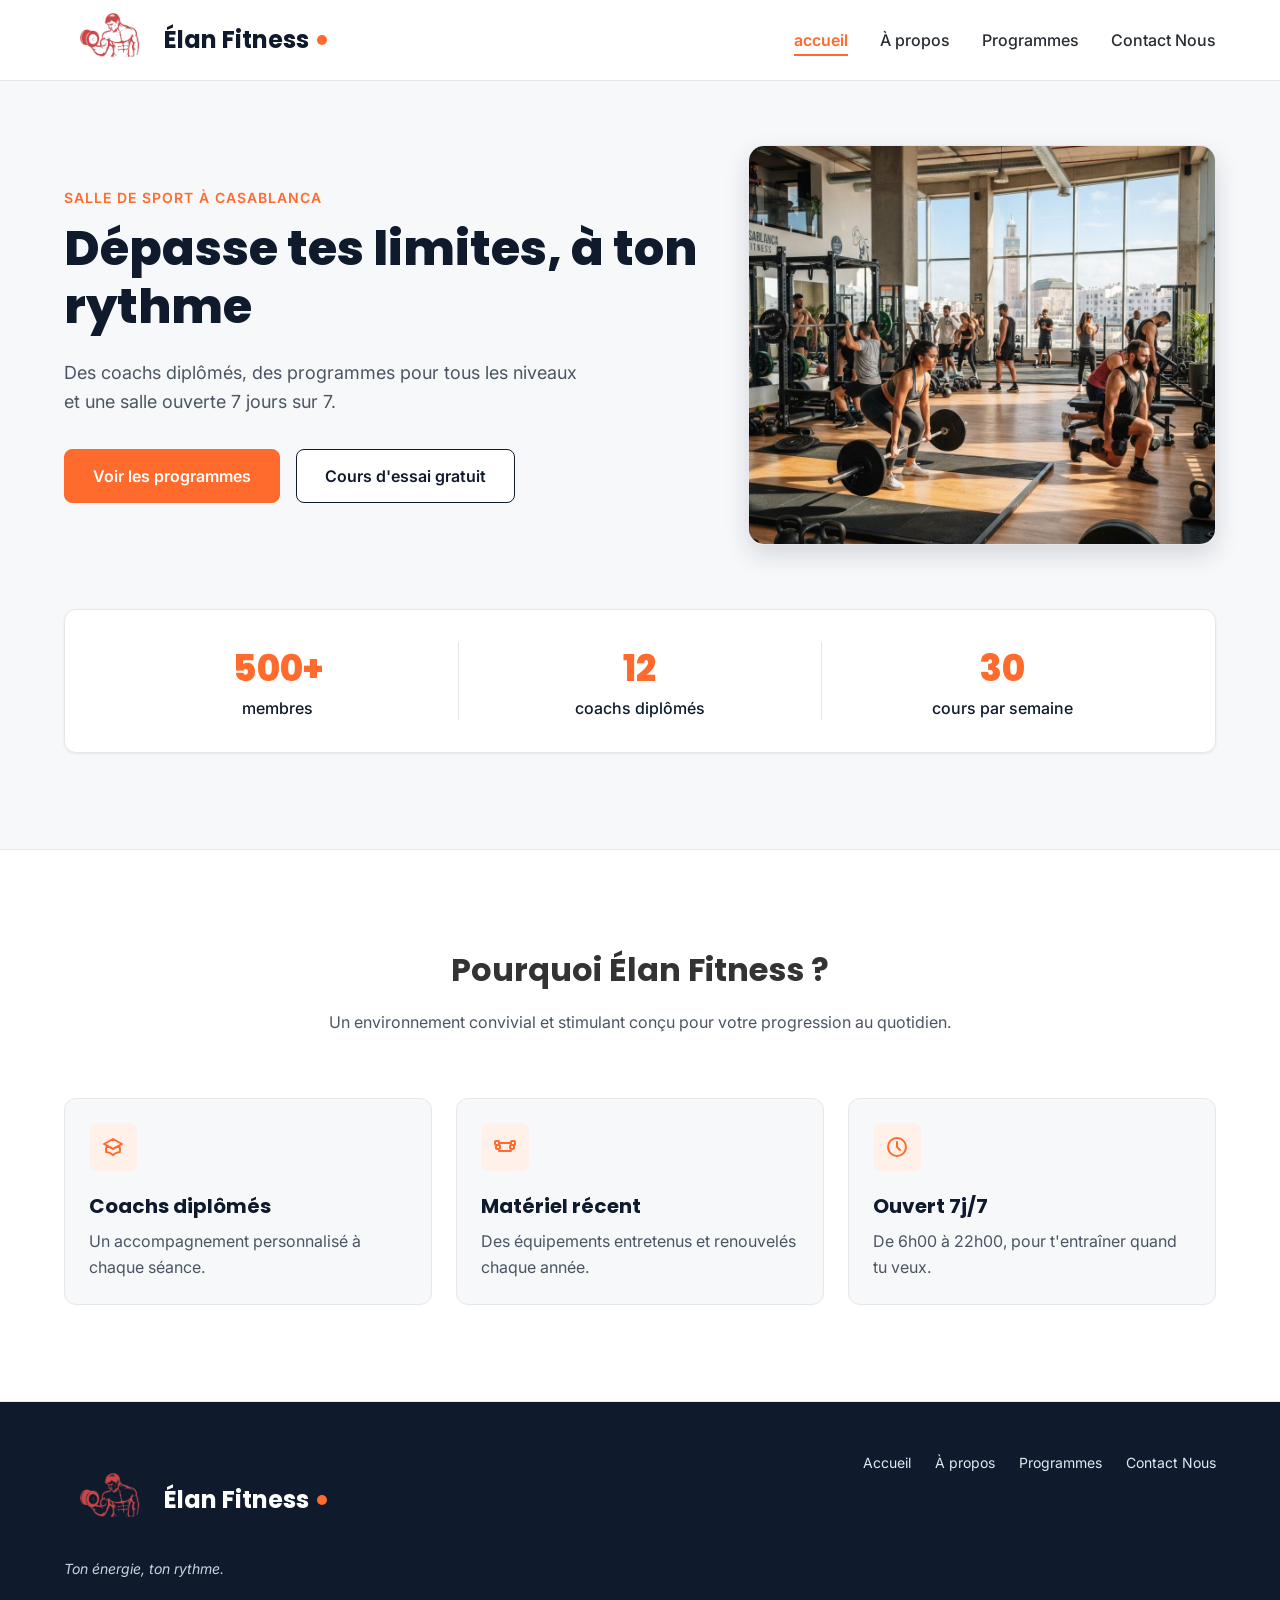
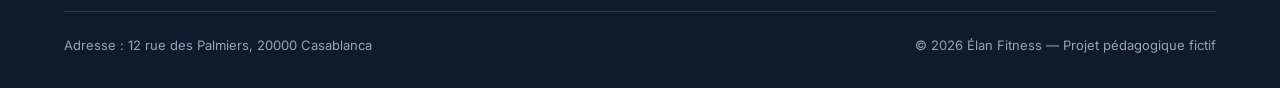
<file: index.html>
<!DOCTYPE html>
<html lang="fr">
<head>
  <meta charset="UTF-8">
  <meta name="viewport" content="width=device-width, initial-scale=1">
  <meta name="description" content="Élan Fitness, salle de sport à Casablanca : musculation, yoga, cardio et boxe fitness avec des coachs diplômés. Réservez votre cours d'essai gratuit.">
  <title>Élan Fitness | Salle de sport à Casablanca</title>

  <link rel="preconnect" href="https://fonts.googleapis.com">
  <link rel="preconnect" href="https://fonts.gstatic.com" crossorigin>
  <link href="https://fonts.googleapis.com/css2?family=Inter:wght@400;500;600&family=Poppins:wght@600;700;800&display=swap" rel="stylesheet">

  <link rel="stylesheet" href="style.css">
</head>

<body>

  <header class="en-tete">
    <div class="conteneur en-tete-contenu">
      <a href="index.html" class="logo"><img src="img/fitnesse.png" alt="" class=" musculation logo">Élan Fitness</a>

      <nav aria-label="Navigation principale">
        <ul class="menu">
          <li><a href="index.html" class="lien-actif">accueil</a></li>
          <li><a href="index2.html">À propos</a></li>
          <li><a href="index3.html">Programmes</a></li>
          <li><a href="contact.html">Contact Nous</a></li>
        </ul>
      </nav>
    </div>
  </header>

  <main>

    <section id="accueil" class="hero">
      <div class="conteneur">

        <div class="hero-contenu">
          <div class="hero-texte">
            <p class="sur-titre">Salle de sport à Casablanca</p>
            <h1>Dépasse tes limites, à ton rythme</h1>
            <p class="hero-description">
              Des coachs diplômés, des programmes pour tous les niveaux et une salle ouverte 7 jours sur 7.
            </p>
            <div class="boutons">
              <a href="index3.html" class="bouton bouton-principal">Voir les programmes</a>
              <a href="contact.html" class="bouton bouton-secondaire">Cours d'essai gratuit</a>
            </div>
          </div>

          <img class="hero-image" src="img/hero.jpg" alt="Des personnes s'entraînent dans une salle de sport lumineuse à Casablanca">
        </div>

        <div class="chiffres">
          <div class="chiffre">
            <p class="chiffre-nombre">500+</p>
            <p>membres</p>
          </div>
          <div class="chiffre">
            <p class="chiffre-nombre">12</p>
            <p>coachs diplômés</p>
          </div>
          <div class="chiffre">
            <p class="chiffre-nombre">30</p>
            <p>cours par semaine</p>
          </div>
        </div>

      </div>
    </section>

    <section class="section section-blanche">
      <div class="conteneur">

        <div class="section-titre">
          <h2>Pourquoi Élan Fitness ?</h2>
          <p>Un environnement convivial et stimulant conçu pour votre progression au quotidien.</p>
        </div>

        <div class="cartes">
          <article class="carte carte-avantage">
            <div class="icone"><img src="img/icone-coach.svg" alt=""></div>
            <h3>Coachs diplômés</h3>
            <p>Un accompagnement personnalisé à chaque séance.</p>
          </article>

          <article class="carte carte-avantage">
            <div class="icone"><img src="img/icone-materiel.svg" alt=""></div>
            <h3>Matériel récent</h3>
            <p>Des équipements entretenus et renouvelés chaque année.</p>
          </article>

          <article class="carte carte-avantage">
            <div class="icone"><img src="img/icone-horloge.svg" alt=""></div>
            <h3>Ouvert 7j/7</h3>
            <p>De 6h00 à 22h00, pour t'entraîner quand tu veux.</p>
          </article>
        </div>

      </div>
    </section>
    
  <footer class="pied-de-page">
    <div class="conteneur">

      <div class="pied-haut">
        <div>
          <p class="logo logo-clair"><img src="img/fitnesse.png" alt="" class=" musculation logo">Élan Fitness</p>
          <p class="slogan">Ton énergie, ton rythme.</p>
        </div>

        <nav aria-label="Navigation du pied de page">
          <ul class="menu menu-pied">
            <li><a href="index.html">Accueil</a></li>
            <li><a href="index2.html">À propos</a></li>
            <li><a href="index3.html">Programmes</a></li>
            <li><a href="contact.html">Contact Nous</a></li>
          </ul>
        </nav>
      </div>

      <div class="pied-bas">
        <p>Adresse : 12 rue des Palmiers, 20000 Casablanca</p>
        <p>&copy; 2026 Élan Fitness — Projet pédagogique fictif</p>
      </div>

    </div>
  </footer>
  </main>
</body>
</html>
</file>
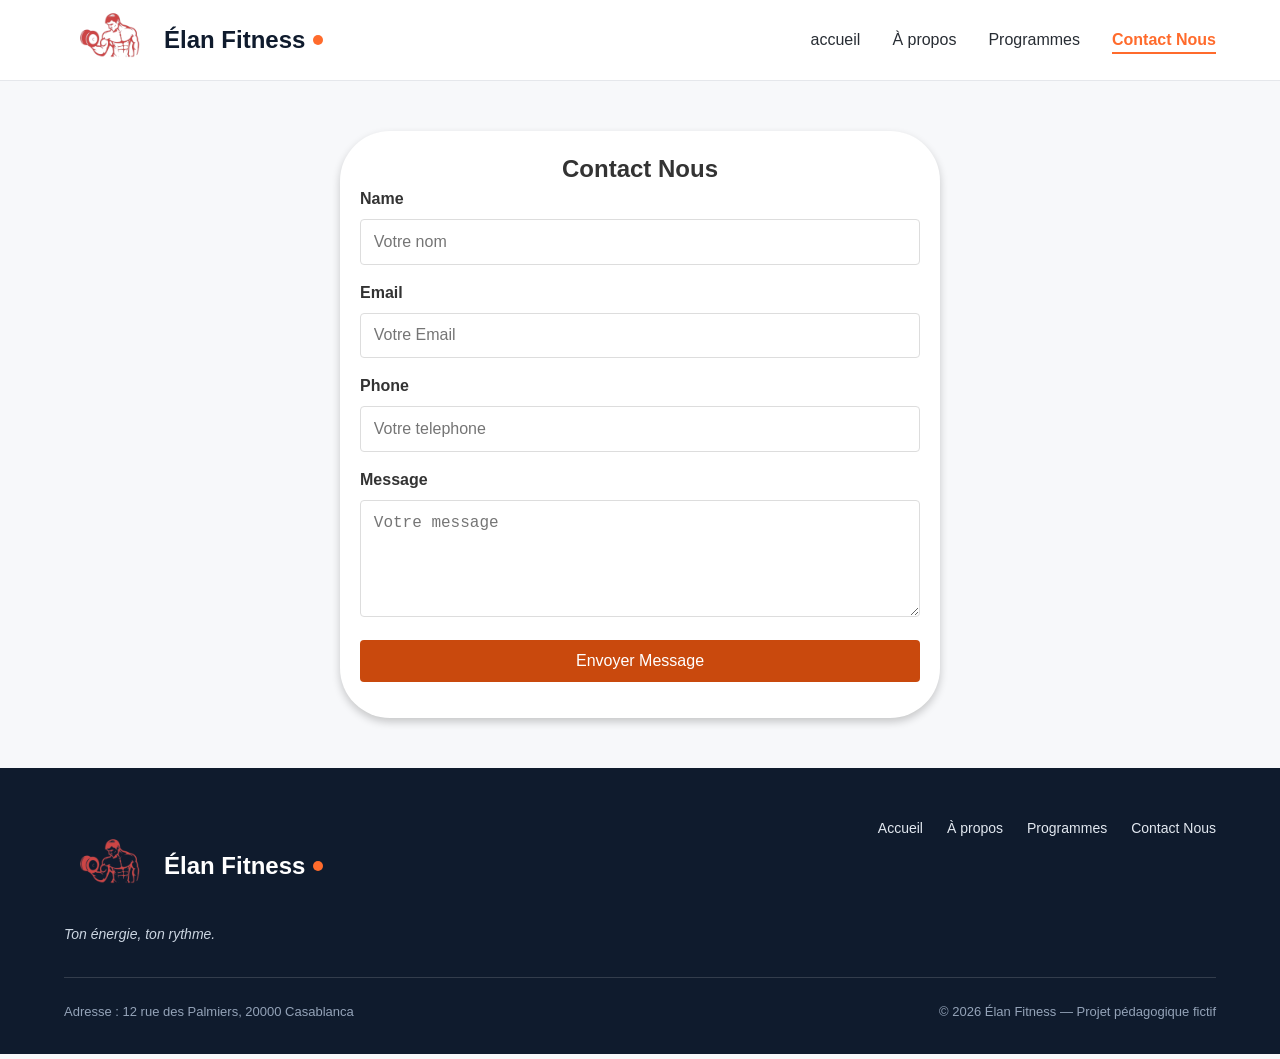
<file: contact.html>
<!DOCTYPE html>
<html lang="en">
<head>
    <meta charset="UTF-8">
    <meta name="viewport" content="width=device-width, initial-scale=1.0">
    <title>Élan Fitness | Salle de sport à Casablanca</title>
    <link rel="stylesheet" href="style.css">
</head>
<body>
      <header class="en-tete">
    <div class="conteneur en-tete-contenu">
      <a href="index.html" class="logo"><img src="img/fitnesse.png" alt="" class=" musculation logo">Élan Fitness</a>

      <nav aria-label="Navigation principale">
        <ul class="menu">
          <li><a href="index.html" >accueil</a></li>
          <li><a href="index2.html">À propos</a></li>
          <li><a href="index3.html">Programmes</a></li>
          <li><a href="contact.html"class="lien-actif">Contact Nous</a></li>
        </ul>
      </nav>
    </div>
</header>
<center>
    <div class = "contact-form-container">
        <h2>Contact Nous</h2>
        <form class ="contactForm">
            <div class ="form-group">
                <label for = "name" id="name">Name</label>
                <input type="text" id="name"
                        name="name"
                        placeholder="Votre nom"required>
                <span class ="error-message" id="nameError"></span>

            </div>
            <div class="form-group">
                <label for="email">Email</label>
                <input type="email" id="email"
                        email="email"
                        placeholder="Votre Email"required>
                 <span class="error-message" id="emailError"></span>
                    
            </div>
            <div class="form-group">
                <label for="phone">Phone</label>
                <input type="tel" id="phone"
                        phone="phone"
                        placeholder="Votre telephone"required>
                <span class="error-message" id="phoneError"></span>

            </div>
            <div class="form-group">
                <label for="message">Message</label>
                <textarea id="message"
                          name="message"
                          placeholder="Votre message"
                          rows="5"required></textarea>
                <span class="error-message" id="messageError"></span>
            </div>
            <div class="form-group">
                <button type="submit"
                        class="submit-button">
                        Envoyer Message
                    </button>
            </div>
        </form>
        
    </div>
</center>

    
<footer class="pied-de-page">
    <div class="conteneur">

      <div class="pied-haut">
        <div>
          <p class="logo logo-clair"><img src="img/fitnesse.png" alt="" class=" musculation logo">Élan Fitness</p>
          <p class="slogan">Ton énergie, ton rythme.</p>
        </div>

        <nav aria-label="Navigation du pied de page">
          <ul class="menu menu-pied">
            <li><a href="index.html">Accueil</a></li>
            <li><a href="index2.html">À propos</a></li>
            <li><a href="index3.html">Programmes</a></li>
            <li><a href="contact.html">Contact Nous</a></li>
          </ul>
        </nav>
      </div>

      <div class="pied-bas">
        <p>Adresse : 12 rue des Palmiers, 20000 Casablanca</p>
        <p>&copy; 2026 Élan Fitness — Projet pédagogique fictif</p>
      </div>

    </div>
  </footer>
  </main>
</body>
</html>
</file>
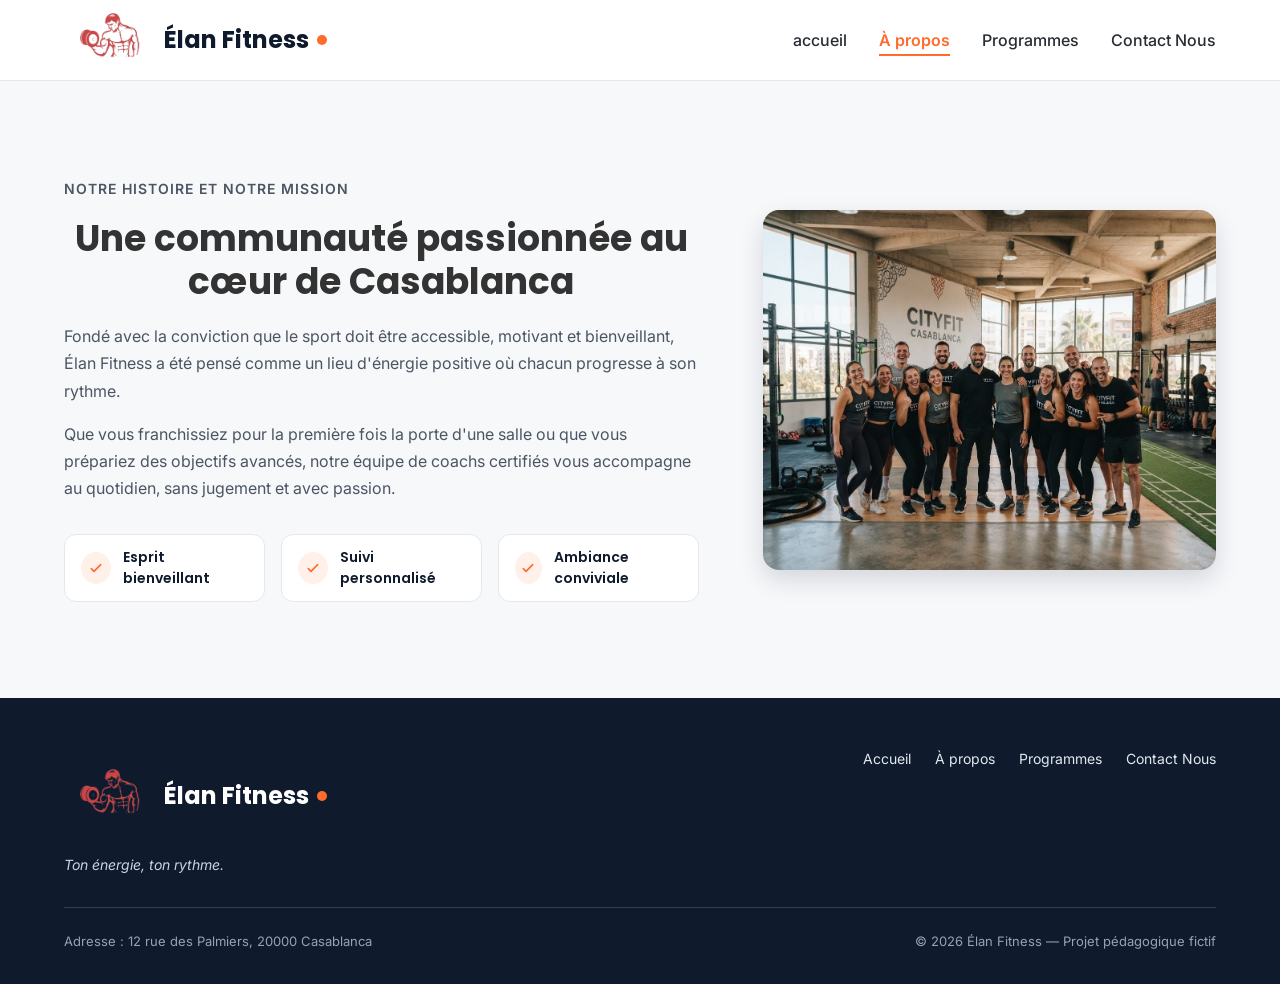
<file: index2.html>
<!DOCTYPE html>
<html lang="fr">
<head>
  <meta charset="UTF-8">
  <meta name="viewport" content="width=device-width, initial-scale=1">
  <meta name="description" content="Élan Fitness, salle de sport à Casablanca : musculation, yoga, cardio et boxe fitness avec des coachs diplômés. Réservez votre cours d'essai gratuit.">
  <title>Élan Fitness | Salle de sport à Casablanca</title>

  <link rel="preconnect" href="https://fonts.googleapis.com">
  <link rel="preconnect" href="https://fonts.gstatic.com" crossorigin>
  <link href="https://fonts.googleapis.com/css2?family=Inter:wght@400;500;600&family=Poppins:wght@600;700;800&display=swap" rel="stylesheet">

  <link rel="stylesheet" href="style.css">
</head>

<body>

  <header class="en-tete">
    <div class="conteneur en-tete-contenu">
      <a href="index.html" class="logo"><img src="img/fitnesse.png" alt="logo" class=" musculation logo">Élan Fitness</a>

      <nav aria-label="Navigation principale">
        <ul class="menu">
          <li><a href="index.html" >accueil</a></li>
          <li><a href="index2.html" class="lien-actif">À propos</a></li>
          <li><a href="index3.html">Programmes</a></li>
          <li><a href="contact.html">Contact Nous</a></li>
        </ul>
      </nav>
    </div>
  </header>
      <section id="a-propos" class="section">
      <div class="conteneur apropos-contenu">

        <div class="apropos-texte">
          <p class="sur-titre">Notre histoire et notre mission</p>
          <h2>Une communauté passionnée au cœur de Casablanca</h2>
          <p>
            Fondé avec la conviction que le sport doit être accessible, motivant et bienveillant,
            Élan Fitness a été pensé comme un lieu d'énergie positive où chacun progresse à son rythme.
          </p>
          <p>
            Que vous franchissiez pour la première fois la porte d'une salle ou que vous prépariez des
            objectifs avancés, notre équipe de coachs certifiés vous accompagne au quotidien, sans
            jugement et avec passion.
          </p>

          <ul class="valeurs">
            <li class="valeur">
              <div class="icone icone-petite"><img src="img/icone-check.svg" alt=""></div>
              <span>Esprit bienveillant</span>
            </li>
            <li class="valeur">
              <div class="icone icone-petite"><img src="img/icone-check.svg" alt=""></div>
              <span>Suivi personnalisé</span>
            </li>
            <li class="valeur">
              <div class="icone icone-petite"><img src="img/icone-check.svg" alt=""></div>
              <span>Ambiance conviviale</span>
            </li>
          </ul>
        </div>

        <img class="apropos-image" src="img/equipe.jpg" alt="L'équipe de coachs d'Élan Fitness réunie dans la salle">

      </div>
    </section>
    
  <footer class="pied-de-page">
    <div class="conteneur">

      <div class="pied-haut">
        <div>
          <p class="logo logo-clair"><img src="img/fitnesse.png" alt="" class=" musculation logo">Élan Fitness</p>
          <p class="slogan">Ton énergie, ton rythme.</p>
        </div>

        <nav aria-label="Navigation du pied de page">
          <ul class="menu menu-pied">
            <li><a href="index.html">Accueil</a></li>
            <li><a href="index2.html">À propos</a></li>
            <li><a href="index3.html">Programmes</a></li>
            <li><a href="contact.html">Contact Nous</a></li>

          </ul>
        </nav>
      </div>

      <div class="pied-bas">
        <p>Adresse : 12 rue des Palmiers, 20000 Casablanca</p>
        <p>&copy; 2026 Élan Fitness — Projet pédagogique fictif</p>
      </div>

    </div>
  </footer>
  </body>
</html>
</file>
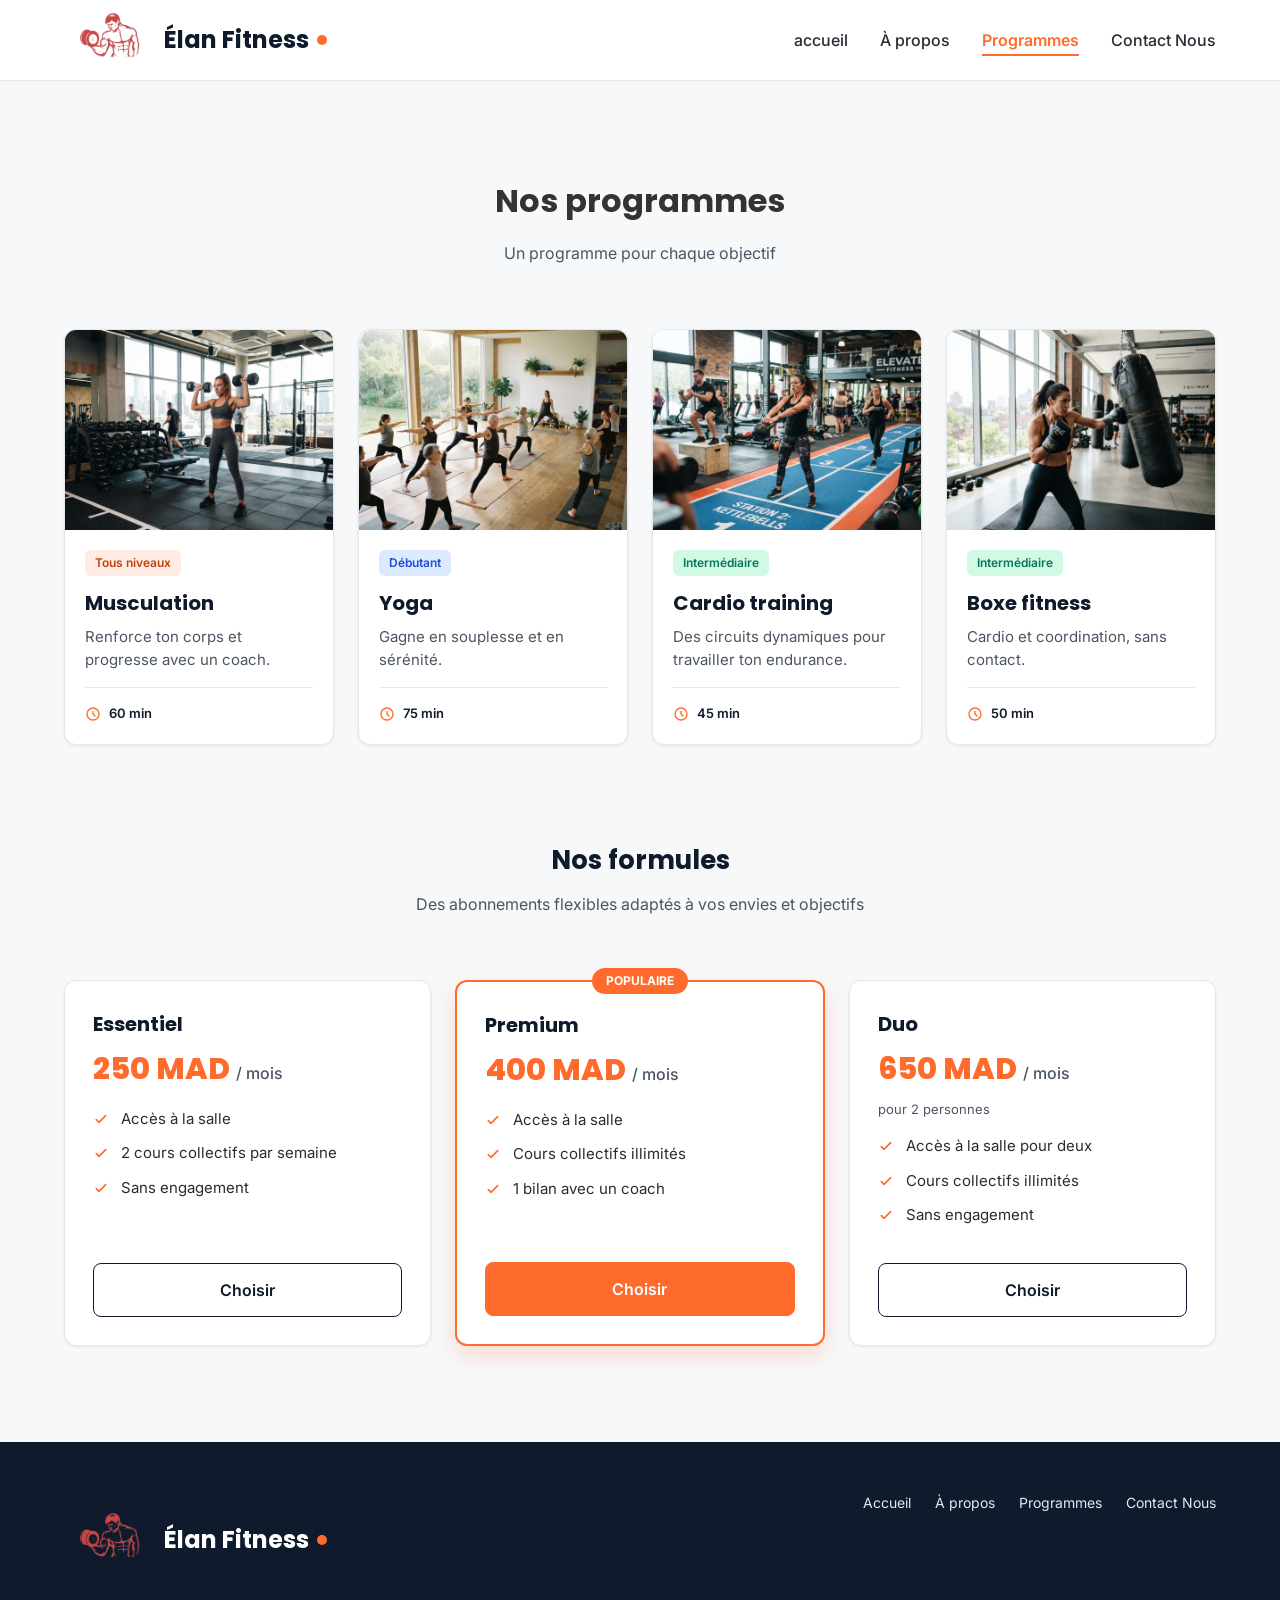
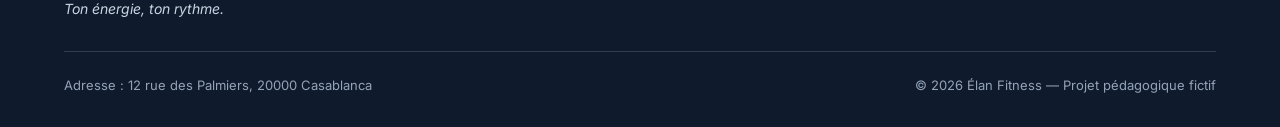
<file: index3.html>
<!DOCTYPE html>
<html lang="fr">
<head>
  <meta charset="UTF-8">
  <meta name="viewport" content="width=device-width, initial-scale=1">
  <meta name="description" content="Élan Fitness, salle de sport à Casablanca : musculation, yoga, cardio et boxe fitness avec des coachs diplômés. Réservez votre cours d'essai gratuit.">
  <title>Élan Fitness | Salle de sport à Casablanca</title>

  <link rel="preconnect" href="https://fonts.googleapis.com">
  <link rel="preconnect" href="https://fonts.gstatic.com" crossorigin>
  <link href="https://fonts.googleapis.com/css2?family=Inter:wght@400;500;600&family=Poppins:wght@600;700;800&display=swap" rel="stylesheet">

  <link rel="stylesheet" href="style.css">
</head>

<body>

  <header class="en-tete">
    <div class="conteneur en-tete-contenu">
      <a href="index.html" class="logo"><img src="img/fitnesse.png" alt="" class=" musculation logo">Élan Fitness</a>

      <nav aria-label="Navigation principale">
        <ul class="menu">
          <li><a href="index.html" >accueil</a></li>
          <li><a href="index2.html">À propos</a></li>
          <li><a href="index3.html"class="lien-actif">Programmes</a></li>
          <li><a href="contact.html">Contact Nous</a></li>
        </ul>
      </nav>
    </div>
  </header>
  <main>
  <section id="programmes" class="section">
      <div class="conteneur">

        <div class="section-titre">
          <h2>Nos programmes</h2>
          <p>Un programme pour chaque objectif</p>
        </div>

        <div class="cartes">

          <article class="carte carte-programme">
            <img src="img/musculation.jpg" alt="Une sportive soulève des haltères dans l'espace musculation">
            <div class="programme-corps">
              <span class="etiquette etiquette-orange">Tous niveaux</span>
              <h3>Musculation</h3>
              <p>Renforce ton corps et progresse avec un coach.</p>
              <p class="duree"><img src="img/icone-duree.svg" alt="">60 min</p>
            </div>
          </article>

          <article class="carte carte-programme">
            <img src="img/yoga.jpg" alt="Un groupe pratique le yoga sur des tapis dans une salle lumineuse">
            <div class="programme-corps">
              <span class="etiquette etiquette-bleue">Débutant</span>
              <h3>Yoga</h3>
              <p>Gagne en souplesse et en sérénité.</p>
              <p class="duree"><img src="img/icone-duree.svg" alt="">75 min</p>
            </div>
          </article>

          <article class="carte carte-programme">
            <img src="img/cardio.jpg" alt="Des sportifs suivent un circuit de cardio training avec des kettlebells">
            <div class="programme-corps">
              <span class="etiquette etiquette-verte">Intermédiaire</span>
              <h3>Cardio training</h3>
              <p>Des circuits dynamiques pour travailler ton endurance.</p>
              <p class="duree"><img src="img/icone-duree.svg" alt="">45 min</p>
            </div>
          </article>

          <article class="carte carte-programme">
            <img src="img/boxe.jpg" alt="Une sportive frappe un sac de frappe pendant un cours de boxe fitness">
            <div class="programme-corps">
              <span class="etiquette etiquette-verte">Intermédiaire</span>
              <h3>Boxe fitness</h3>
              <p>Cardio et coordination, sans contact.</p>
              <p class="duree"><img src="img/icone-duree.svg" alt="">50 min</p>
            </div>
          </article>

        </div>

        <div class="formules">

          <div class="section-titre">
            <h3>Nos formules</h3>
            <p>Des abonnements flexibles adaptés à vos envies et objectifs</p>
          </div>

          <div class="cartes">

            <article class="carte formule">
              <h4>Essentiel</h4>
              <p class="prix">250 MAD <span>/ mois</span></p>
              <ul class="formule-liste">
                <li>Accès à la salle</li>
                <li>2 cours collectifs par semaine</li>
                <li>Sans engagement</li>
              </ul>
              <a href="#contact" class="bouton bouton-secondaire">Choisir</a>
            </article>

            <article class="carte formule formule-populaire">
              <p class="badge-populaire">Populaire</p>
              <h4>Premium</h4>
              <p class="prix">400 MAD <span>/ mois</span></p>
              <ul class="formule-liste">
                <li>Accès à la salle</li>
                <li>Cours collectifs illimités</li>
                <li>1 bilan avec un coach</li>
              </ul>
              <a href="#contact" class="bouton bouton-principal">Choisir</a>
            </article>

            <article class="carte formule">
              <h4>Duo</h4>
              <p class="prix">650 MAD <span>/ mois</span></p>
              <p class="prix-note">pour 2 personnes</p>
              <ul class="formule-liste">
                <li>Accès à la salle pour deux</li>
                <li>Cours collectifs illimités</li>
                <li>Sans engagement</li>
              </ul>
              <a href="#contact" class="bouton bouton-secondaire">Choisir</a>
            </article>

          </div>
        </div>

      </div>
    </section>

  </main>

  <footer class="pied-de-page">
    <div class="conteneur">

      <div class="pied-haut">
        <div>
          <p class="logo logo-clair"><img src="img/fitnesse.png" alt="" class=" musculation logo">Élan Fitness</p>
          <p class="slogan">Ton énergie, ton rythme.</p>
        </div>

        <nav aria-label="Navigation du pied de page">
          <ul class="menu menu-pied">
            <li><a href="index.html">Accueil</a></li>
            <li><a href="index2.html">À propos</a></li>
            <li><a href="index3.html">Programmes</a></li>
            <li><a href="contact.html">Contact Nous</a></li>

          </ul>
        </nav>
      </div>

      <div class="pied-bas">
        <p>Adresse : 12 rue des Palmiers, 20000 Casablanca</p>
        <p>&copy; 2026 Élan Fitness — Projet pédagogique fictif</p>
      </div>

    </div>
  </footer>

</body>
</html>
</file>
<file: style.css>
* {
  box-sizing: border-box;
  margin: 0;
  padding: 0;
}

html {
  scroll-behavior: smooth;
}

body {
  font-family: 'Inter', Arial, sans-serif;
  font-size: 16px;
  line-height: 1.5;
  color: #282d34;
  background-color: #F7F8FA;
}

h1, h2, h3, h4 {
  font-family: 'Poppins', Arial, sans-serif;
  color: #0F1B2D;
}

a {
  color: inherit;
  text-decoration: none;
}

ul {
  list-style: none;
}

img {
  display: block;
  max-width: 100%;
}

a:focus-visible,
button:focus-visible {
  outline: 3px solid #FF6B2C;
  outline-offset: 2px;
}

.conteneur {
  width: 100%;
  max-width: 1200px;
  margin: 0 auto;
  padding: 0 24px;
}

.section {
  padding: 96px 0;
}

.section-blanche {
  background-color: #FFFFFF;
  border-top: 1px solid #E5E7EB;
  border-bottom: 1px solid #E5E7EB;
}

.section-titre {
  max-width: 640px;
  margin: 0 auto 64px;
  text-align: center;
}

.section-titre h2 {
  font-size: 32px;
  margin-bottom: 16px;
}

.section-titre h3 {
  font-size: 26px;
  margin-bottom: 12px;
}

.section-titre p {
  color: #4B5563;
}

.sur-titre {
  font-size: 14px;
  font-weight: 600;
  color: #FF6B2C;
  text-transform: uppercase;
  letter-spacing: 1px;
  margin-bottom: 12px;
}

.bouton {
  display: inline-block;
  padding: 14px 28px;
  border-radius: 8px;
  font-size: 16px;
  font-weight: 600;
  text-align: center;
  cursor: pointer;
}

.bouton-principal {
  background-color: #FF6B2C;
  border: 1px solid #FF6B2C;
  color: #FFFFFF;
}

.bouton-principal:hover {
  background-color: #F05817;
}

.bouton-secondaire {
  background-color: #FFFFFF;
  border: 1px solid #0F1B2D;
  color: #0F1B2D;
}

.bouton-secondaire:hover {
  background-color: #F3F4F6;
}

.cartes {
  display: flex;
  gap: 24px;
}

.carte {
  flex: 1;
  background-color: #FFFFFF;
  border: 1px solid #E5E7EB;
  border-radius: 12px;
  box-shadow: 0 1px 3px rgba(15, 27, 45, 0.08);
}

.icone {
  width: 48px;
  height: 48px;
  background-color: #FFF0EA;
  border-radius: 8px;
  display: flex;
  align-items: center;
  justify-content: center;
}

.icone img {
  width: 24px;
  height: 24px;
}

.icone-petite {
  width: 32px;
  height: 32px;
  border-radius: 50%;
}

.icone-petite img {
  width: 16px;
  height: 16px;
}

.en-tete {
  position: sticky;
  top: 0;
  z-index: 10;
  background-color: #FFFFFF;
  border-bottom: 1px solid #E5E7EB;
}

.en-tete-contenu {
  height: 80px;
  display: flex;
  align-items: center;
  justify-content: space-between;
}

.logo {
  display: flex;
  align-items: center;
  font-family: 'Poppins', Arial, sans-serif;
  font-size: 24px;
  font-weight: 700;
  color: #0F1B2D;
}

.logo::after {
  content: "";
  width: 10px;
  height: 10px;
  margin-left: 8px;
  background-color: #FF6B2C;
  border-radius: 50%;
}

.menu {
  display: flex;
  gap: 32px;
}

.menu a {
  font-weight: 500;
  padding-bottom: 4px;
  border-bottom: 2px solid transparent;
}

.menu a:hover {
  color: #FF6B2C;
}

.menu .lien-actif {
  color: #FF6B2C;
  font-weight: 600;
  border-bottom-color: #FF6B2C;
}

.hero {
  padding: 64px 0 96px;
}

.hero-contenu {
  display: flex;
  align-items: center;
  gap: 32px;
}

.hero-texte {
  flex: 7;
}

.hero-texte h1 {
  font-size: 48px;
  font-weight: 800;
  line-height: 1.2;
  margin-bottom: 24px;
}

.hero-description {
  max-width: 520px;
  font-size: 18px;
  line-height: 1.6;
  color: #4B5563;
  margin-bottom: 32px;
}

.boutons {
  display: flex;
  flex-wrap: wrap;
  gap: 16px;
}

.hero-image {
  flex: 5;
  min-width: 0;
  height: 400px;
  object-fit: cover;
  border-radius: 16px;
  border: 1px solid #E5E7EB;
  box-shadow: 0 10px 25px rgba(15, 27, 45, 0.15);
}

.chiffres {
  display: flex;
  margin-top: 64px;
  padding: 32px;
  background-color: #FFFFFF;
  border: 1px solid #E5E7EB;
  border-radius: 12px;
  box-shadow: 0 1px 3px rgba(15, 27, 45, 0.08);
}

.chiffre {
  flex: 1;
  text-align: center;
  font-weight: 500;
  color: #0F1B2D;
}

.chiffre + .chiffre {
  border-left: 1px solid #E5E7EB;
}

.chiffre-nombre {
  font-family: 'Poppins', Arial, sans-serif;
  font-size: 36px;
  font-weight: 800;
  color: #FF6B2C;
}

.carte-avantage {
  padding: 24px;
  background-color: #F7F8FA;
  box-shadow: none;
}

.carte-avantage .icone {
  margin-bottom: 20px;
}

.carte-avantage h3 {
  font-size: 20px;
  margin-bottom: 8px;
}

.carte-avantage p {
  color: #4B5563;
  line-height: 1.6;
}

.apropos-contenu {
  display: flex;
  align-items: center;
  gap: 64px;
}

.apropos-texte {
  flex: 7;
}

.apropos-texte h2 {
  font-size: 36px;
  line-height: 1.2;
  margin-bottom: 20px;
}

.apropos-texte p {
  color: #4B5563;
  line-height: 1.7;
  margin-bottom: 16px;
}

.valeurs {
  display: flex;
  gap: 16px;
  margin-top: 32px;
}

.valeur {
  flex: 1;
  display: flex;
  align-items: center;
  gap: 12px;
  padding: 12px 16px;
  background-color: #FFFFFF;
  border: 1px solid #E5E7EB;
  border-radius: 12px;
  font-family: 'Poppins', Arial, sans-serif;
  font-size: 14px;
  font-weight: 600;
  color: #0F1B2D;
}

.apropos-image {
  flex: 5;
  min-width: 0;
  height: 360px;
  object-fit: cover;
  border-radius: 16px;
  box-shadow: 0 10px 25px rgba(15, 27, 45, 0.15);
}

.carte-programme {
  display: flex;
  flex-direction: column;
  overflow: hidden;
}

.carte-programme > img {
  width: 100%;
  height: 200px;
  object-fit: cover;
}

.programme-corps {
  flex: 1;
  display: flex;
  flex-direction: column;
  padding: 20px;
}

.programme-corps h3 {
  font-size: 20px;
  margin-bottom: 8px;
}

.programme-corps p {
  font-size: 15px;
  color: #4B5563;
}

.etiquette {
  align-self: flex-start;
  padding: 4px 10px;
  margin-bottom: 12px;
  border-radius: 6px;
  font-size: 12px;
  font-weight: 600;
}

.etiquette-orange {
  background-color: #FFEDE5;
  color: #C2410C;
}

.etiquette-bleue {
  background-color: #DBEAFE;
  color: #1D4ED8;
}

.etiquette-verte {
  background-color: #D1FAE5;
  color: #047857;
}

.programme-corps .duree {
  display: flex;
  align-items: center;
  gap: 8px;
  margin-top: auto;
  padding-top: 16px;
  border-top: 1px solid #E5E7EB;
  font-size: 13px;
  font-weight: 600;
  color: #0F1B2D;
}

.programme-corps h3 + p {
  margin-bottom: 16px;
}

.duree img {
  width: 16px;
  height: 16px;
}

.formules {
  margin-top: 96px;
}

.formule {
  position: relative;
  display: flex;
  flex-direction: column;
  padding: 28px;
}

.formule h4 {
  font-size: 20px;
}

.prix {
  margin: 8px 0 16px;
  font-family: 'Poppins', Arial, sans-serif;
  font-size: 30px;
  font-weight: 800;
  color: #FF6B2C;
}

.prix span {
  font-family: 'Inter', Arial, sans-serif;
  font-size: 16px;
  font-weight: 500;
  color: #4B5563;
}

.prix-note {
  margin: -8px 0 16px;
  font-size: 13px;
  color: #4B5563;
}

.formule-liste {
  flex: 1;
  margin-bottom: 24px;
}

.formule-liste li {
  padding-left: 28px;
  margin-bottom: 12px;
  font-size: 15px;
  background-image: url('img/icone-check.svg');
  background-repeat: no-repeat;
  background-position: left center;
  background-size: 16px;
}

.formule .bouton {
  display: block;
}

.formule-populaire {
  border: 2px solid #FF6B2C;
  box-shadow: 0 10px 25px rgba(255, 107, 44, 0.2);
}

.badge-populaire {
  position: absolute;
  top: -14px;
  left: 50%;
  transform: translateX(-50%);
  padding: 4px 14px;
  background-color: #FF6B2C;
  border-radius: 999px;
  font-size: 12px;
  font-weight: 700;
  text-transform: uppercase;
  color: #FFFFFF;
}

.pied-de-page {
  padding: 48px 0 32px;
  background-color: #0F1B2D;
  color: #FFFFFF;
}

.pied-haut {
  display: flex;
  justify-content: space-between;
  align-items: flex-start;
  padding-bottom: 32px;
  border-bottom: 1px solid rgba(255, 255, 255, 0.15);
}

.logo-clair {
  color: #FFFFFF;
}

.slogan {
  margin-top: 8px;
  font-size: 14px;
  font-style: italic;
  color: #CBD5E1;
}

.menu-pied {
  gap: 24px;
}

.menu-pied a {
  font-size: 14px;
  font-weight: 400;
  color: #E2E8F0;
}

.pied-bas {
  display: flex;
  justify-content: space-between;
  margin-top: 24px;
  font-size: 13px;
  color: #94A3B8;
}

.contact-form-container{

  background-color: #fff;
    padding: 20px;
    border-radius:  50px;
    box-shadow: 0 4px 8px rgba(0, 0, 0, 0.2);
    max-width: 600px;
    width: 60%;
    margin: 50px;
}
h2 {
    margin-top: 0;
    color: #333;
    text-align: center;
}
.form-group {
    margin-bottom: 1rem;
}

label {
    display: block;
    margin-bottom: 0.5rem;
    font-weight: bold;
    color: #333;
    text-align: left;
}

input, textarea {
    width: 100%;
    padding: 0.8rem;
    border: 1px solid #ddd;
    border-radius: 4px;
    box-sizing: border-box;
    font-size: 1rem;
}

textarea {
    resize: vertical;
}


.submit-button {
    background-color: #c9490d;
    color: white;
    border: none;
    padding: 0.75rem;
    border-radius: 4px;
    font-size: 1rem;
    cursor: pointer;
    width: 100%;
    transition: background-color 0.3s;
}

.submit-button:hover {
    background-color: #218838;
}
.musculation{
  width: 100px;
  height: 100px;
  
  border-radius: 8px;
  display: flex;
  align-items: center;
  justify-content: center;
}
/* =========================
   TÉLÉPHONE
========================= */

@media (max-width: 480px) {

  body {
    font-size: 15px;
  }

  .conteneur {
    padding: 0 12px;
  }

  .section {
    padding: 48px 0;
  }

  .section-titre {
    margin-bottom: 32px;
  }

  .section-titre h2 {
    font-size: 25px;
  }

  .section-titre h3 {
    font-size: 21px;
  }

  .en-tete-contenu {
    flex-direction: column;
    align-items: flex-start;
  }

  .logo {
    font-size: 22px;
  }

  .menu {
    width: 100%;
    gap: 12px 16px;
  }

  .menu a {
    font-size: 14px;
  }

  .hero {
    padding: 40px 0 48px;
  }

  .hero-texte h1 {
    font-size: 32px;
  }

  .hero-description {
    font-size: 16px;
    margin-bottom: 24px;
  }

  .boutons {
    flex-direction: column;
  }

  .bouton {
    width: 100%;
    padding: 12px 16px;
  }

  .hero-image {
    height: 240px;
  }

  .chiffres {
    flex-direction: column;
    gap: 20px;
    margin-top: 32px;
    padding: 24px 12px;
  }

  .chiffre + .chiffre {
    border-left: none;
    border-top: 1px solid #E5E7EB;
    padding-top: 16px;
  }

  .chiffre-nombre {
    font-size: 28px;
  }

  .cartes {
    flex-direction: column;
    gap: 20px;
  }

  .carte {
    width: 100%;
    flex: 1 1 auto;
  }

  .apropos-contenu {
    gap: 24px;
  }

  .apropos-texte h2 {
    font-size: 27px;
  }

  .apropos-image {
    height: 240px;
  }

  .valeurs {
    flex-direction: column;
  }

  .valeur {
    width: 100%;
    flex: 1 1 auto;
  }

  .carte-programme > img {
    height: 180px;
  }

  .formules {
    margin-top: 48px;
  }

  .formule {
    padding: 24px 18px;
  }

  .prix {
    font-size: 27px;
  }

  .pied-de-page {
    padding: 36px 0 24px;
  }

  .pied-haut {
    flex-direction: column;
    gap: 24px;
  }

  .menu-pied {
    flex-wrap: wrap;
    gap: 16px;
  }

  .pied-bas {
    flex-direction: column;
    gap: 12px;
  }
}/* =========================
   TABLETTE
========================= */

@media (max-width: 768px) {

  .conteneur {
    padding: 0 16px;
  }

  .section {
    padding: 64px 0;
  }

  .section-titre {
    margin-bottom: 40px;
  }

  .section-titre h2 {
    font-size: 28px;
  }

  .section-titre h3 {
    font-size: 23px;
  }

  .en-tete-contenu {
    height: auto;
    min-height: 70px;
    padding: 16px 0;
    gap: 16px;
    flex-wrap: wrap;
  }

  .menu {
    gap: 16px;
    flex-wrap: wrap;
  }

  .hero-contenu {
    flex-direction: column;
    align-items: stretch;
  }

  .hero-texte h1 {
    font-size: 38px;
  }

  .hero-image {
    width: 100%;
    height: 320px;
  }

  .chiffres {
    padding: 24px 12px;
  }

  .chiffre-nombre {
    font-size: 28px;
  }

  .cartes {
    flex-wrap: wrap;
  }

  .carte {
    flex: 1 1 250px;
  }

  .apropos-contenu {
    flex-direction: column;
    gap: 32px;
    align-items: stretch;
  }

  .apropos-texte h2 {
    font-size: 30px;
  }

  .apropos-image {
    width: 100%;
    height: 320px;
  }

  .valeurs {
    flex-wrap: wrap;
  }

  .valeur {
    flex: 1 1 200px;
  }

  .formules {
    margin-top: 64px;
  }

  .pied-haut {
    gap: 24px;
    flex-wrap: wrap;
  }

  .pied-bas {
    gap: 16px;
    flex-wrap: wrap;
  }
}
</file>
